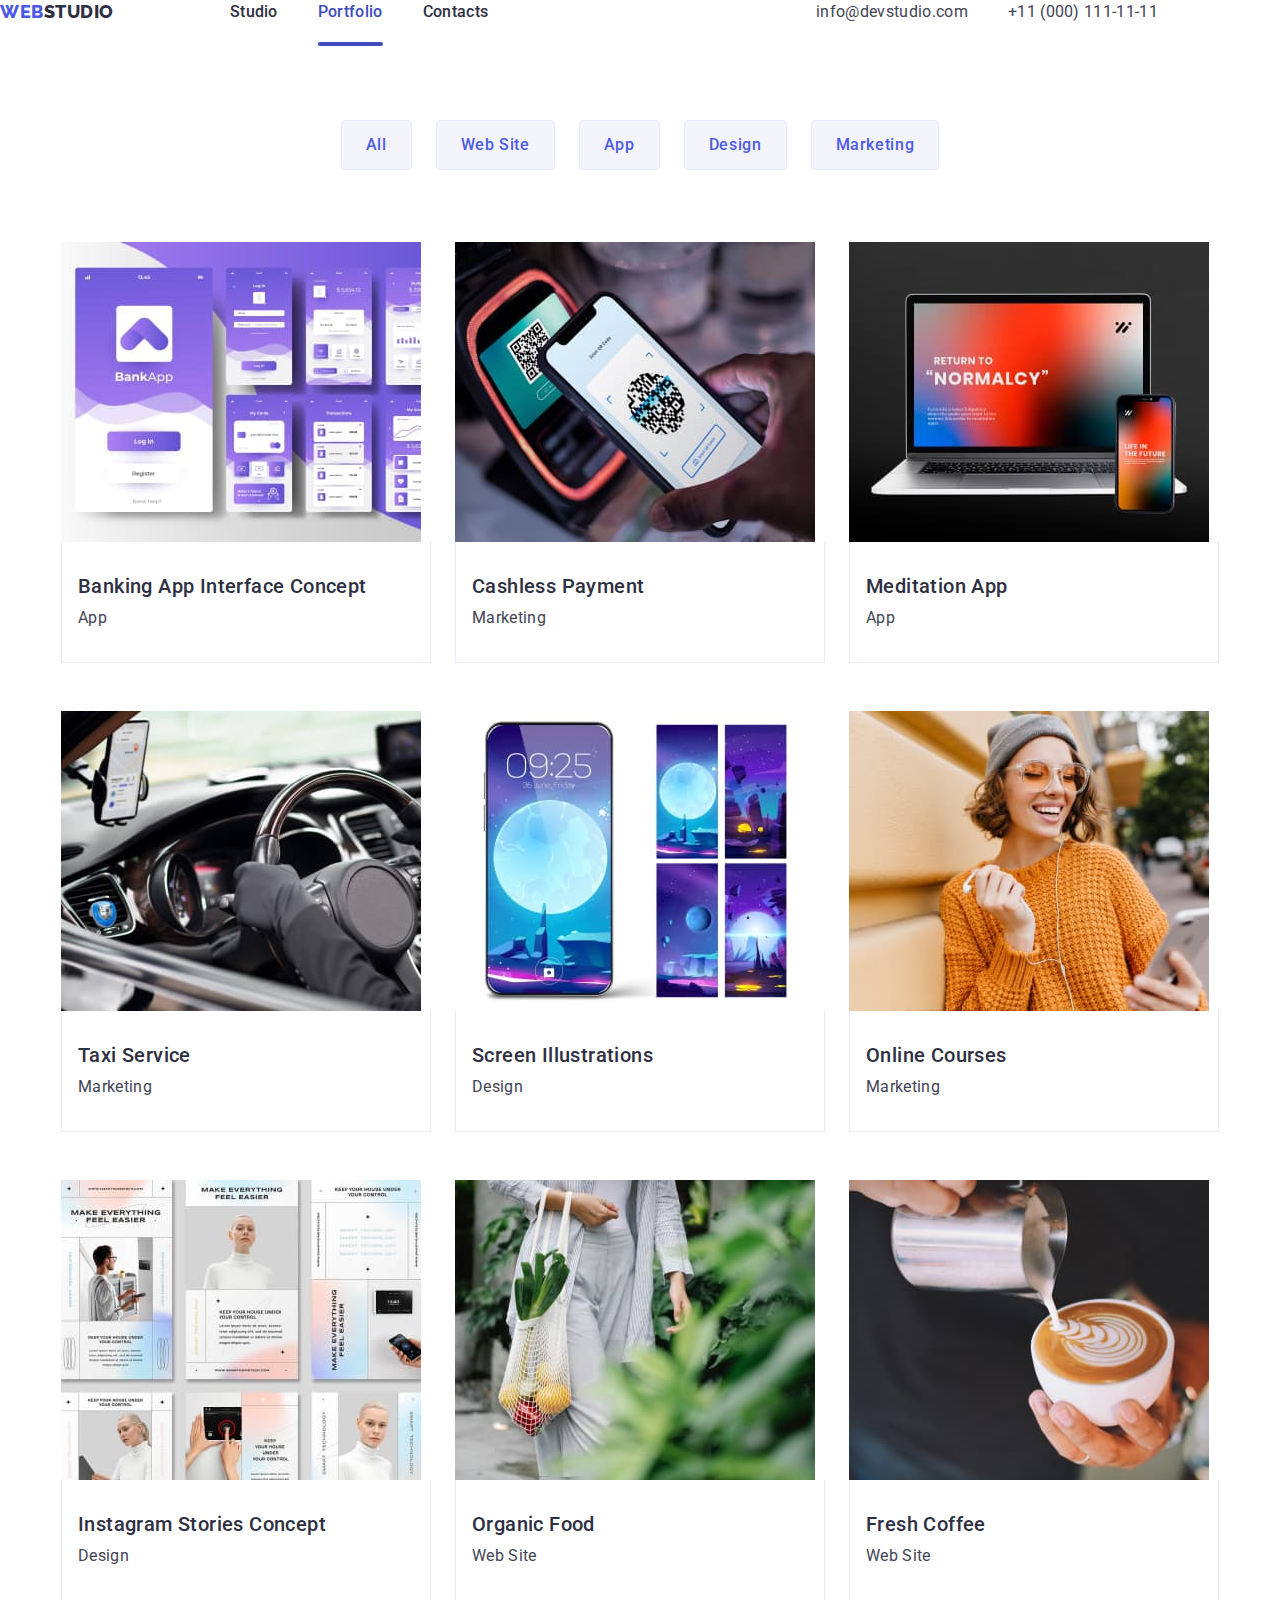
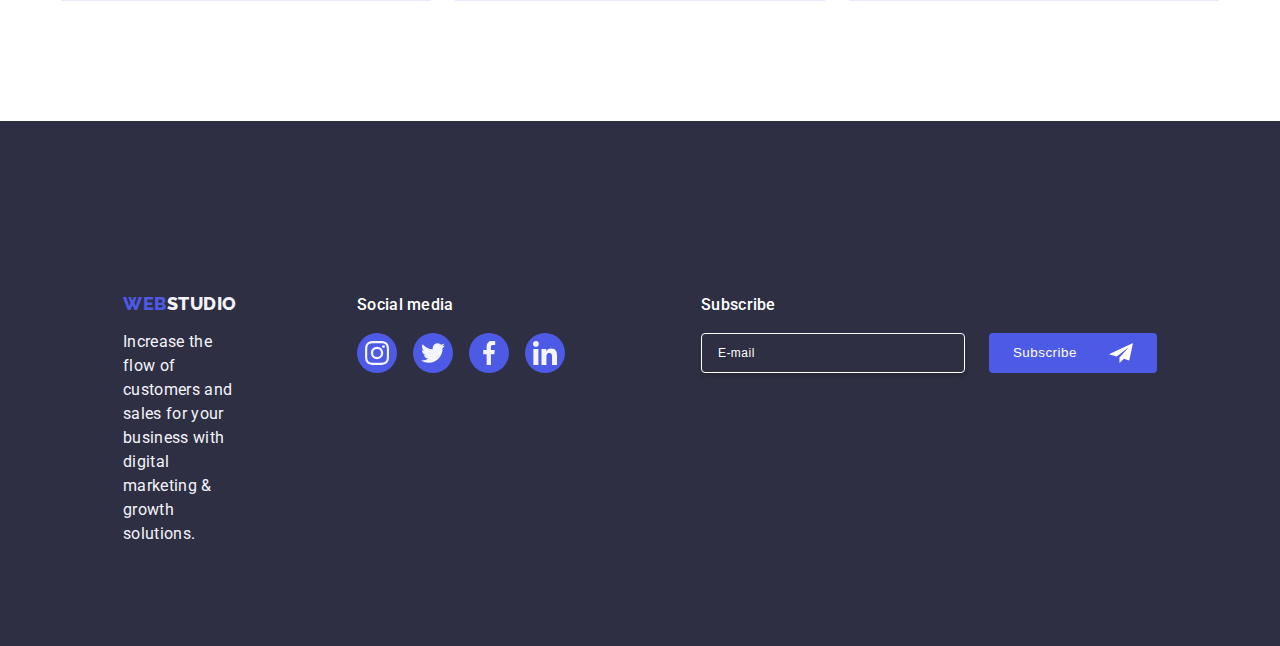
<file: portfolio.html>
<!DOCTYPE html>
<html lang="en">
  <head>
    <meta charset="UTF-8" />
    <meta name="viewport" content="width=device-width, initial-scale=1.0" />
    <link
      rel="stylesheet"
      href="https://cdnjs.cloudflare.com/ajax/libs/modern-normalize/2.0.0/modern-normalize.min.css"
      integrity="sha512-4xo8blKMVCiXpTaLzQSLSw3KFOVPWhm/TRtuPVc4WG6kUgjH6J03IBuG7JZPkcWMxJ5huwaBpOpnwYElP/m6wg=="
      crossorigin="anonymous"
      referrerpolicy="no-referrer"
    />
    <link rel="preconnect" href="https://fonts.googleapis.com" />
    <link rel="preconnect" href="https://fonts.gstatic.com" crossorigin />
    <link
      href="https://fonts.googleapis.com/css2?family=Raleway:wght@800&family=Roboto:wght@400;500;700;900&display=swap"
      rel="stylesheet"
    />
    <link rel="stylesheet" href="./css/styles.css" />
    <title>Portofolio</title>
  </head>
  <body>
    <!-- Header -->
    <header class="hero-header navbar-backround">
      <div class="navbar-align container">
        <nav class="navbar">
          <a class="logo link-nav logo-space" href="./index.html"
            >Web<span class="logo-link" style="color: #2e2f42">Studio</span></a
          >
          <ul class="list navbar-align">
            <li>
              <a class="nav-link link-nav navbar-link" href="./index.html"
                >Studio</a
              >
            </li>
            <li>
              <a
                class="nav-link link-nav navbar-link nav-link-portfolio"
                href="./portfolio.html"
                >Portfolio</a
              >
            </li>
            <li>
              <a class="nav-link link-nav navbar-link" href="">Contacts</a>
            </li>
          </ul>
        </nav>
        <!-- Address -->
        <address class="address-style">
          <ul class="list hero-header-cta">
            <li>
              <a
                class="address-mail nav-link link-nav"
                href="mailto:info@devstudio.com"
                >info@devstudio.com</a
              >
            </li>
            <li>
              <a class="address-mail link-nav nav-link" href="tel:+110001111111"
                >+11 (000) 111-11-11</a
              >
            </li>
          </ul>
        </address>
      </div>
    </header>
    <main>
      <!-- button section -->
      <section class="section-portfolio">
        <div class="container">
          <h1 class="visually-hidden">Filter section</h1>
          <ul class="list filter-buttons">
            <li>
              <button
                type="button"
                class="filter-button-list link filter-button"
              >
                All
              </button>
            </li>
            <li>
              <button
                type="button"
                class="filter-button-list link filter-button"
              >
                Web Site
              </button>
            </li>
            <li>
              <button
                type="button"
                class="filter-button-list link filter-button"
              >
                App
              </button>
            </li>
            <li>
              <button
                type="button"
                class="filter-button-list link filter-button"
              >
                Design
              </button>
            </li>
            <li>
              <button
                type="button"
                class="filter-button-list link filter-button"
              >
                Marketing
              </button>
            </li>
          </ul>
          <ul class="list project-cards">
            <li class="card-content">
              <a class="link portfolio-link" href="">
                <div class="portfolio-div-transition">
                  <img
                    class="image-b"
                    src="./images/banking-app-interface-img.jpg"
                    alt="Banking App Interface Concept"
                    width="360"
                    height="300"
                  />
                  <p class="portfolio-pf-transition">
                    14 Stylish and User-Friendly App Design Concepts · Task
                    Manager App · Calorie Tracker App · Exotic Fruit Ecommerce
                    App · Cloud Storage App
                  </p>
                </div>
                <div class="card-div">
                  <h2 class="subtitle card-title">
                    Banking App Interface Concept
                  </h2>
                  <p class="content">App</p>
                </div>
              </a>
            </li>
            <li class="card-content">
              <a class="link portfolio-link" href="">
                <div class="portfolio-div-transition">
                  <img
                    class="image-b"
                    src="./images/payment-img.jpg"
                    alt="Cashless Payment"
                    width="360"
                    height="300"
                  />
                  <p class="portfolio-pf-transition">
                    14 Stylish and User-Friendly App Design Concepts · Task
                    Manager App · Calorie Tracker App · Exotic Fruit Ecommerce
                    App · Cloud Storage App
                  </p>
                </div>
                <div class="card-div">
                  <h2 class="subtitle card-title">Cashless Payment</h2>
                  <p class="content">Marketing</p>
                </div>
              </a>
            </li>
            <li class="card-content">
              <a class="link portfolio-link" href="">
                <div class="portfolio-div-transition">
                  <img
                    class="image-b"
                    src="./images/meditation-app-img.jpg"
                    alt="Meditation App"
                    width="360"
                    height="300"
                  />
                  <p class="portfolio-pf-transition">
                    14 Stylish and User-Friendly App Design Concepts · Task
                    Manager App · Calorie Tracker App · Exotic Fruit Ecommerce
                    App · Cloud Storage App
                  </p>
                </div>
                <div class="card-div">
                  <h2 class="subtitle card-title">Meditation App</h2>
                  <p class="content">App</p>
                </div>
              </a>
            </li>
            <li class="card-content">
              <a class="link portfolio-link" href="">
                <div class="portfolio-div-transition">
                  <img
                    class="image-b"
                    src="./images/taxi-service-img.jpg"
                    alt="Taxi Service"
                    width="360"
                    height="300"
                  />
                  <p class="portfolio-pf-transition">
                    14 Stylish and User-Friendly App Design Concepts · Task
                    Manager App · Calorie Tracker App · Exotic Fruit Ecommerce
                    App · Cloud Storage App
                  </p>
                </div>
                <div class="card-div">
                  <h2 class="subtitle card-title">Taxi Service</h2>
                  <p class="content">Marketing</p>
                </div>
              </a>
            </li>
            <li class="card-content">
              <a class="link portfolio-link" href="">
                <div class="portfolio-div-transition">
                  <img
                    class="image-b"
                    src="./images/screen-illustrations-img.jpg"
                    alt="Screen Illustrations"
                    width="360"
                    height="300"
                  />
                  <p class="portfolio-pf-transition">
                    14 Stylish and User-Friendly App Design Concepts · Task
                    Manager App · Calorie Tracker App · Exotic Fruit Ecommerce
                    App · Cloud Storage App
                  </p>
                </div>
                <div class="card-div">
                  <h2 class="subtitle card-title">Screen Illustrations</h2>
                  <p class="content">Design</p>
                </div>
              </a>
            </li>
            <li class="card-content">
              <a class="link portfolio-link" href="">
                <div class="portfolio-div-transition">
                  <img
                    class="image-b"
                    src="./images/online-courses-img.jpg"
                    alt="Online Courses"
                    width="360"
                    height="300"
                  />
                  <p class="portfolio-pf-transition">
                    14 Stylish and User-Friendly App Design Concepts · Task
                    Manager App · Calorie Tracker App · Exotic Fruit Ecommerce
                    App · Cloud Storage App
                  </p>
                </div>
                <div class="card-div">
                  <h2 class="subtitle card-title">Online Courses</h2>
                  <p class="content">Marketing</p>
                </div>
              </a>
            </li>
            <li class="card-content">
              <a class="link portfolio-link" href="">
                <div class="portfolio-div-transition">
                  <img
                    class="image-b"
                    src="./images/instagram-stories-concept-img.jpg"
                    alt="Instagram Stories Concept"
                    width="360"
                    height="300"
                  />
                  <p class="portfolio-pf-transition">
                    14 Stylish and User-Friendly App Design Concepts · Task
                    Manager App · Calorie Tracker App · Exotic Fruit Ecommerce
                    App · Cloud Storage App
                  </p>
                </div>
                <div class="card-div">
                  <h2 class="subtitle card-title">Instagram Stories Concept</h2>
                  <p class="content">Design</p>
                </div>
              </a>
            </li>
            <li class="card-content">
              <a class="link portfolio-link" href="">
                <div class="portfolio-div-transition">
                  <img
                    class="image-b"
                    src="./images/organic-food-img.jpg"
                    alt="Organic Food"
                    width="360"
                    height="300"
                  />
                  <p class="portfolio-pf-transition">
                    14 Stylish and User-Friendly App Design Concepts · Task
                    Manager App · Calorie Tracker App · Exotic Fruit Ecommerce
                    App · Cloud Storage App
                  </p>
                </div>
                <div class="card-div">
                  <h2 class="subtitle card-title">Organic Food</h2>
                  <p class="content">Web Site</p>
                </div>
              </a>
            </li>
            <li class="card-content">
              <a class="link portfolio-link" href="">
                <div class="portfolio-div-transition">
                  <img
                    class="image-b"
                    src="./images/fresh-coffee-img.jpg"
                    alt="Fresh Coffee"
                    width="360"
                    height="300"
                  />
                  <p class="portfolio-pf-transition">
                    14 Stylish and User-Friendly App Design Concepts · Task
                    Manager App · Calorie Tracker App · Exotic Fruit Ecommerce
                    App · Cloud Storage App
                  </p>
                </div>
                <div class="card-div">
                  <h2 class="subtitle card-title">Fresh Coffee</h2>
                  <p class="content">Web Site</p>
                </div>
              </a>
            </li>
          </ul>
        </div>
      </section>
    </main>
    <footer class="footer">
      <div class="footer-div">
        <div class="footer-div-first">
          <a class="logo link footer-logo footer-link" href="./index.html"
            >Web<span class="logo-link" style="color: #f4f4fd">Studio</span></a
          >
          <p class="footer-paragraph">
            Increase the flow of customers and sales for your business with
            digital marketing & growth solutions.
          </p>
        </div>
        <div class="footer-div-second">
          <p class="footer-social-media">Social media</p>
          <ul
            class="social-media-list social-media-lists footer-social-media-lists"
          >
            <li class="icon-border">
              <a class="social-media-decoration-footer" href="">
                <svg class="social-media-icon" width="24" height="24">
                  <use href="./images/icons.svg#icon-instagram"></use>
                </svg>
              </a>
            </li>
            <li class="icon-border">
              <a class="social-media-decoration-footer" href="">
                <svg class="social-media-icon" width="24" height="24">
                  <use href="./images/icons.svg#icon-twitter"></use>
                </svg>
              </a>
            </li>
            <li class="icon-border">
              <a class="social-media-decoration-footer" href="">
                <svg class="social-media-icon" width="24" height="24">
                  <use href="./images/icons.svg#icon-facebook"></use>
                </svg>
              </a>
            </li>
            <li class="icon-border">
              <a class="social-media-decoration-footer" href="">
                <svg class="social-media-icon" width="24" height="24">
                  <use href="./images/icons.svg#icon-linkedin"></use>
                </svg>
              </a>
            </li>
          </ul>
        </div>
        <div class="footer-subscribe">
          <p class="footer-subscribe-p">Subscribe</p>
          <form name="mailsub" class="footer-form">
            <label class="footer-label">
              <input
                name="subscription"
                type="email"
                placeholder="E-mail"
                class="footer-form-input"
              />
            </label>
            <button type="submit" class="subscribe-button">
              Subscribe
              <svg width="24" height="24" class="subscribe-svg">
                <use
                  href="./images/icons.svg#frame"
                  class="subscribe-svg-svg"
                ></use>
              </svg>
            </button>
          </form>
        </div>
      </div>
    </footer>
  </body>
</html>
</file>
<file: css/styles.css>
:root {
  --brand-color: #4d5ae5;
  --navy-blue: #2e2f42;
  --white-color: #FFFFFFFF;
  --drak-grey: #434455;
  --backround-white:#f4f4f4fd;
  --border-white:#e7e9fc;
  --text-font-family: "Roboto", sans-serif;
  --logo-font-family: "Raleway", sans-serif;
  --ocean-blue: #404bbf;
  --footer-white: #F4F4FD;
  --navbar-backround: #E7E9FC; 
  --logo-border: #8E8F99;
  --padding-vertical-global: 96px;
  --padding-horizontal-global: 16px;
  --padding-horizontal-global-second: 82px;
  --padding-vertical-global-second: 97.5px;
  --padding-vertical-hero: 112px;
  --padding-horizontal-hero: 54px;
}
*{
  box-sizing: border-box;
}
*{
  margin: 0;
}

body {
  font-family: var(--text-font-family);
  color: var(--drak-grey);
  background-color: var(--white-color);}
.container{
  max-width: 1158px;
  margin: 0 auto;
  
}
/* Header*/
.hero-header{
  height: 72px;
  box-shadow: 0px 2px 1px rgba(46, 47, 66, 0.08), 0px 1px 1px rgba(46, 47, 66, 0.16), 0px 1px 6px rgba(46, 47, 66, 0.08);
  max-width: 1440px;
  
}
@media  screen and (width >=1158px) {
  .hero-header{
    padding: 24px 156px;
  }
  
}
@media screen and (width >= 768px){
  .hero-header{
    padding-right:16px;
    padding-left:16px;
    display: contents;
    align-items: center;
  }
}


.hero-navbar-menu-button{
  background: none;background:none ;
  border: none;
  justify-content: flex-end;
  cursor: pointer;
 
}
@media  screen and (width >=768px) {
  .hero-navbar-menu-button{
    display: none;
  }
  
}


/* logo */
.logo {
  font-family: var(--logo-font-family);
  color: var(--brand-color);
  font-size: 18px;
  font-weight: 800;
  line-height: 1.17;
  letter-spacing: 0.03em;
  text-transform: uppercase;
  text decoration: none;
}
.logo-space{
  margin-right: 76px;
  display: flex;
  flex-direction: row;
  justify-content: flex-start;
}
.logo-link{
  font-family: var(--logo-font-family);
  color: var(--brand-color);
  font-size: 18px;
  font-weight: 800;
  line-height: 1.17;
  letter-spacing: 0.03em;
  text-transform: uppercase;
  text decoration: none;

}
.link-nav{
  text-decoration: none;

}
.link {
    text-decoration: none;
    display: block;
}
.link:hover,
.link:focus{
  box-shadow: 0px 1px 6px rgba(46, 47, 66, 0.08), 0px 1px 1px rgba(46, 47, 66, 0.16), 0px 2px 1px rgba(46, 47, 66, 0.08);
  background-color: var(--ocean-blue);
}
/* nav section */
.navbar{
  display: flex;
  align-items: center;
}
.navbar-align{
  align-items: center;
  display: flex;
  gap: 40px;
  justify-content: space-between;
  margin-left:0px;
}
@media screen and (width <768px){
  .navbar-align{
    display: unset;
    
  }
  .navbar{
    justify-content: space-between;
  }
}

.navbar-backround{
  background: var(--white-color);
  border-bottom: 1px solid #e7e9fc;
}
.navbar-link{
  padding-top: 24px;
  padding-bottom: 24px;
}
.hero-header-cta{
display: flex;
gap: 40px;
}
@media screen and (width <1158px){
  .hero-header-cta{
    flex-direction: column;
    gap: 12px;
    padding-top:16px;
    padding-bottom:16px;
    justify-content: center;
    align-items: center;
    padding-left: 0px;
    padding-right: 16px;
  }
  .logo-space{
    padding-left:16px;
  }
}
.hero-title{
  margin: 0 auto;
  margin-bottom: 48px;
  max-width: 496px;
  text-align: center;
}

.nav-link {
  color: var(--navy-blue);
  font-size: 16px;
  font-style: normal;
  font-weight: 500;
  line-height: 1.5;
  letter-spacing: 0.02em;
  list-style: none;
  border-color: var(--border-white);
  transition: color 250ms cubic-bezier(0.4, 0, 0.2, 1);
  position: relative;
  
}
.nav-link:hover, 
.nav-link:focus {
  color: var(--ocean-blue);}
.nav-link-studio{
  color:#404bbf;
}
.nav-link-studio::after {
  display: block;
  position: absolute;
  content: "";
  left: 0;
  bottom: -1px;
  height: 4px;
  background-color: #404bbf;
  border-color: #404bbf;
  border-radius: 2px;
  transition: color 250ms cubic-bezier(0.4, 0, 0.2, 1);
  width: 100%;
}
.nav-link-studio:hover,
.nav-link-studio:focus,
.nav-link-studio{
  border-color: #404bbf;
  color: #404bbf;
}


.list {
  color: var(--navy-blue);
  font-size: 16px;
  font-style: normal;
  font-weight: 500;
  line-height: 1.5;
  letter-spacing: 0.02em;
  list-style: none;
  text-decoration: none;
}
/* address section */
.address-mail {
  color: var(--drak-grey);
  font-size: 16px;
  font-weight: 400;
  line-height: 1.5;
  letter-spacing: 0.02em;
  transition: color 250ms cubic-bezier(0.4, 0, 0.2, 1);

}
.address-style {
  font-style: normal;
}
.address:hover,
.address:focus {
  color: var(--white-color);
  background-color: var(--ocean-blue);
  
}

/* Section 1*/
.hero-content {
  background-image: linear-gradient(rgba(46, 47, 66, 0.70),
  rgba(46, 47, 66, 0.70)), url(../images/backround-image.jpg);
  background-size: cover;
  background-repeat: no-repeat;
  background-position: center;
  color: var(--white-color);
  padding: var(--padding-vertical-hero) var(--padding-horizontal-hero);
  flex-grow: 1;
  text-align: center;
  max-width: 1440px;
}
.hero-font {
  font-size: 36px;
  font-weight: 700;
  line-height: 40px;
  letter-spacing: 0.72px;
  text-align: center;
}
@media screen and (width >=768px){
  .hero-font{
    font-size: 56px;
  font-weight: 700;
  line-height: 60px;
  letter-spacing: 1.12px;

  }
}
.order-service-button {
  background-color: var(--brand-color);
  color: var(--white-color);
  border-color: rgba(0, 0, 0, 0);
  font-size: 16px;
  font-style: normal;
  font-weight: 500;
  line-height: 150%;
  letter-spacing: 0.64px;
  cursor: pointer;
  font-family: var(--text-font-family);
  border-radius: 4px;
  padding: 16px 32px;
  align-content: center;
  }
  .service-button{
    display: block;
    min-width: 169px;
    height: 56px;
    border: none;
    border-radius: 4px;
    margin: 0 auto;
    transition: background-color 250ms cubic-bezier(0.4, 0, 0.2, 1);
  }
  
.order-service-button:hover,
.order-service-button:focus {
    color: var(--white-color);
  background-color: var(--ocean-blue);
  border-color: rgba(0, 0, 0, 0);
}


/*Section 2*/
.section-about-align{
  padding: var(--padding-vertical-global) var(--padding-horizontal-global);
}
.section-about{
  display: flex;
  flex-direction: column;
  justify-content: space-between;
  padding-inline: 0px;
  gap: 72px;
}
@media screen and (width >=1158px){
  .section-about{
    display: flex;
    flex-direction: row;
    justify-content: center;
    gap: 24px;
    padding-left: 0px;
  }
}
@media screen and (768px<=width <=1158px) {
  .section-about-align{
    width:769px;
    columns:2;
    column-gap: 24px;
  }
}
@media screen and (768px<=width<=1158px){
  .section-about{
    
    align-items: baseline;
    margin-bottom:72px;
  }
}


.section-about-list{
 display: flex;
 flex-direction: column;
}
@media screen and (width >=1158px){
  .section-about-list{
    flex-basis:calc((100% - 72px)/4);
  width: 100%;
  min-width: 264px;
  }
}
.about-icons{
  display: flex;
  gap: 24px;
  list-style: none;
  justify-content: center;
  align-items: center;
  height: 112px;
  background-color: var(--footer-white);
  border-radius: 4px;
  margin-bottom: 8px;
}
@media  screen and (width < 1158px) {
  .about-icons{
    display: none;
  }
  
}
.about-title{
  margin-bottom: 8px;
  display: flex;
  justify-content: center;
}
/*Section 4*/
.section-what-are-they-doing{
  padding-bottom: 120px;
}
@media screen and (width < 1158px){
  .section-what-are-they-doing{
    display: none;
  }
}
.section-what-are-they-doing-title{
  margin-bottom: 72px;
}

/*Section 3*/
.section-doing{
  display: flex;
  gap: 24px;
  padding: 0;
}
.scetion-doing-list{
  width: calc((100%-3*16px)/3);
}
/*Section 4*/
.team-section{
 padding: var(--padding-vertical-global) var(--padding-horizontal-global-second);
}
.section-our-team{
  flex-wrap: wrap;
  display: flex;
  flex-direction: row;
  gap: 72px;
  padding-left: 0px;
  justify-content: center;
  align-items: center;
}
@media screen and (width >= 1158px){
  .section-our-team{
  gap: 24px;
  min-width: 232px;
  padding: 0;
  flex-direction: row;
  flex-wrap: nowrap;
  }
}


.section-our-team-title{
  margin-bottom: 72px;
}
.section-member{
  width: fit-content;
 /*width: calc((100%-3*24px)/4);*/
  border-radius: 0px 0px 4px 4px;
  box-shadow: 0px 1px 6px rgba(46, 47, 66, 0.08), 0px 1px 1px rgba(46, 47, 66, 0.16), 0px 2px 1px rgba(46, 47, 66, 0.08);
}
.our-team-div{
  padding-top: 32px;
  padding-bottom: 32px;
}
.our-team-title{
  text-align: center;
  margin-bottom: 8px;
  color: var(--navy-blue);
  font-size: 20px;
  font-style: normal;
  font-weight: 500;
  line-height: 24px;
  letter-spacing: 0.4px;
  

}
.social-media-list{
  display: flex;
  gap:24px;
  fill: var(--footer-white);
  list-style: none;
}
.social-media-lists{
  min-width: 264px;
  margin-top: 16px;
  padding-right: 16px;
  padding-left: 16px;
}
@media screen and (width >=768px){
  .social-media-lists{
    margin-top: 8px;
    justify-items: center;
    flex-direction: row;
  }
}
.social-media-decoration{
  width: 100%;
  height: 100%;
  background-color: var(--brand-color);
  justify-content: center;
  align-items: center;
  display: flex;
  border-radius: 50%;
  transition: background-color 250ms cubic-bezier(0.4, 0, 0.2, 1);
}
.social-media-decoration:hover,
.social-media-decoration:focus{
  background-color: #404bbf;
}
.social-media-decoration-footer{
  width: 100%;
  height: 100%;
  background-color: var(--brand-color);
  justify-content: center;
  align-items: center;
  display: flex;
  border-radius: 50%;
  transition: background-color 250ms cubic-bezier(0.4, 0, 0.2, 1);
}
.social-media-decoration-footer:hover,
.social-media-decoration-footer:focus{
  background-color: #31d0aa;
}
.social-media-icon{
  fill: var(--footer-white);
}
.section-member-descripton{
  text-align: center;

}
/*Section 5*/
.logo-title{
  text-align: center;
  justify-content: center;
  align-items: center;
  margin-bottom: 72px;
  font-size: 36px;
  line-height: 1.11;
  color: var(--navy-blue);

}
.logo-section{
  max-width: 1158px;
  background-color: var(--white-color);
  padding: var(--padding-vertical-global) var(--padding-horizontal-global);
}
.logo-section-list{
  display: flex;
  flex-wrap: wrap;
  list-style: none;
  padding-left: 0px;
  gap: 72px;
  column-gap: 16px;
  align-items: center;
  justify-content:center;
  /*padding: 0;*/
}
@media screen and (width >= 1158px){
  .logo-section-list{
 flex-wrap:nowrap;
  }
}
.logo-list{
  
}
.logo-links{
  width: 190px;
  height: 88px;
  border: 1px solid var(--logo-border);
  border-radius: 4px;
  align-items: center;
  display: flex;
  justify-content: center;
  color: var(--logo-border);
  transition: border-color 250ms cubic-bezier(0.4, 0, 0.2, 1), color 250ms cubic-bezier(0.4, 0, 0.2, 1);
}
@media screen and (width >=768px){
  .logo-links{
    min-width: 168px;
  }
}
@media screen and (width =< 768px){
  .logo-links{
    flex-wrap: wrap;
    justify-content: center;
    align-items: center;
  }
}

.logo-links:hover,
.logo-links:focus{
  border-color: var(--ocean-blue);
  color: var(--ocean-blue);
}
.logo-svg{
  fill: currentColor;
}
/* portfolio */
.nav-link-portfolio{
  color:#404bbf;
}
.nav-link-portfolio::after {
  display: block;
  position: absolute;
  content: "";
  left: 0;
  bottom: -1px;
  height: 4px;
  background-color: #404bbf;
  border-color: #404bbf;
  border-radius: 2px;
  transition: color 250ms cubic-bezier(0.4, 0, 0.2, 1);
  width: 100%;
}
.nav-link-portfolio:hover,
.nav-link-portfolio:focus,
.nav-link-portfolio{
  border-color: #404bbf;
  color: #404bbf;
}
.section-portfolio{
padding-top: 96px; 
padding-bottom: 120px;
}
.filter-button-list {
  color: var(--brand-color);
  background-color: var(--footer-white);
  font-size: 16px;
  font-style: normal;
  font-weight: 500;
  line-height: 1.5;
  letter-spacing: 0.04em;
  cursor: pointer;
  font-family: var(--text-font-family);
  list-style: none;
  border: none;
}
.filter-button-list:hover {
  color: var(--white-color);
  background-color: var(--ocean-blue);
  border: 1px solid transparent;
  box-shadow: 0px 3px 1px rgba(0, 0, 0, 0.1), 0px 2px 1px rgba(0, 0, 0, 0.08), 0px 2px 2px rgba(0, 0, 0, 0.12);
  
}
.filter-button-list:focus {
  color: var(--white-color);
  background-color: var(--ocean-blue);
  border: 1px solid transparent;
  box-shadow: 0px 3px 1px rgba(0, 0, 0, 0.1), 0px 2px 1px rgba(0, 0, 0, 0.08), 0px 2px 2px rgba(0, 0, 0, 0.12);
}
.filter-buttons{
  display: flex;
  justify-content: center;
  margin-bottom: 72px;
  gap: 24px;
  padding: 0;
}
.filter-button{
  padding-top: 12px;
  padding-bottom: 12px;
  padding-left: 24px; 
  padding-right: 24px;
  border: 1px solid var(--navbar-backround);
  border-radius: 4px;
  transition: color 250ms cubic-bezier(0.4, 0, 0.2, 1),
  background-color 250ms cubic-bezier(0.4, 0, 0.2, 1),
  border-color 250ms cubic-bezier(0.4, 0, 0.2, 1),
  box-shadow 250ms cubic-bezier(0.4, 0, 0.2, 1);
}
.project-cards{
display: flex;
flex-wrap: wrap;
column-gap: 24px;
row-gap: 48px;
padding: 0;
}
.card-content{
  flex-basis: calc((100% - 48px) / 3);
}
.card-div{
  padding: 32px 16px;
  border: 1px solid #e7e9fc;
  border-top: none;
}
.card-title{
  margin-bottom: 8px;
}

.portfolio-div-transition {
  position: relative;
  overflow: hidden;
}
.portfolio-pf-transition {
  position: absolute;
  top: 0;
  font-size: 16px;
  line-height: 1.5;
  letter-spacing: 0.02em;
  color: var(--footer-white);
  padding: 40px 32px;
  background-color: var(--brand-color);
  height: 100%;
  width: 100%;
  transform: translateY(100%);
  transition: transform 250ms cubic-bezier(0.4, 0, 0.2, 1);
}
.portfolio-link {
  width: calc((100%-48px) / 3);
  transition: box-shadow 250ms cubic-bezier(0.4, 0, 0.2, 1);
  display: block;
}
.portfolio-link:hover .portfolio-pf-transition {
  transform: translateY(0%);
}
.portfolio-link:focus .portfolio-pf-transition {
  transform: translateY(0%);
}

.visually-hidden{
  position: absolute;
  width: 1px;
  height: 1px;
  margin: -1px;
  border: 0;
  padding: 0;
  white-space: nowrap;
  clip-path: inset(100%);
  clip: rect(0 0 0 0);
  overflow: hidden;
}
/* title, subtitle, content */
.header {
  color: var(--navy-blue);
  font-size: 36px;
  font-style: normal;
  font-weight: 700;
  line-height: 1.11;
  letter-spacing: 0.02em;
  text-transform: capitalize;
  text-align: center;}
.white-header {
color: var(--backround-white);
}
.white-backround-color-header {
  background-color: var(--footer-white);
}
.backround-white { 
  background-color: var(--white-color);
}
.image-b{
  display: block;
}
.subtitle {
  color: var(--navy-blue);
  font-size: 36px;
  font-style: normal;
  font-weight: 700;
  line-height: 40px;
  letter-spacing: 0.72px;
}
@media  screen and (width >= 1158px) {
  .subtitle{
    font-size: 20px;
    font-weight: 500;
    line-height: 24px;
  letter-spacing: 0.4px;
  }
  
}
@media screen and (768px <= width <=1158px){
  .subtitle{
    justify-content: flex-start;
  }
}

.content-p{
  color: var(--drak-grey);
  font-size: 16px;
  font-style: normal;
  font-weight: 400;
  line-height: 1.5;
  letter-spacing: 0.32px;
}


.content {
  color: var(--drak-grey);
  font-size: 16px;
  font-style: normal;
  font-weight: 500;
  line-height: 1.5;
  letter-spacing: 0.32px;
}
@media screen and (width >= 1158px){
  .content{
    font-size: 16px;
   font-style: normal;
   font-weight: 400;
   line-height: 24px;
  }
}
/*Footer*/
.footer {
    background-color: var(--navy-blue);
    justify-content: center;
    justify-items:center;
}
@media screen and (width >= 1158px){
  .footer{
    display:flex;
  }
}
.footer-paragraph {
  color: var(--footer-white);
  font-size: 16px;
font-style: normal;
font-weight: 400;
line-height: 1.5;
letter-spacing: 0.02em;
max-width: 264px;
}
.footer-logo{
  margin-bottom: 17.5px;

}
.footer-link{
  display: flex;
  justify-content: center;
  margin-bottom: 16px;
}
@media screen and (width >= 768px){
  .footer-link{
    display: inline-block;
  margin-bottom: 16px;
  }
}
.footer-social-media{
  margin-top: 72px;
  justify-content: center;
  display: flex;
  color: var(--white-color);
  font-weight: 500;
  font-size: 16px;
  line-height: 1.5;
  letter-spacing: 0.02em;
  margin-bottom: 16px;
}
@media screen and (width >= 768px){
  .footer-social-media{
    margin-top: 0px;
    justify-content: flex-start;
  }
}
.footer-social-media-lists{
  gap: 16px;
  padding: 0px;  
  display: flex;
  justify-content: center;
}
@media screen and (width >=1158px){
  .footer-social-media-lists{
    justify-content: flex-start;
  }

}
.footer-div{
  align-items: baseline;
  padding-top: 97.5px;
  padding-bottom: 97.5px;
}
@media screen and (width >=768px){
  .footer-div{
    padding: var(--padding-vertical-global-second) var(--padding-horizontal-global-second);
    display: flex;
    flex-wrap: wrap;
    gap:24px;
  }
}
@media screen and (width >= 1158px){
  .footer-div{
    padding: var(--padding-vertical-footer) var(--padding-horizontal-global-second);
    flex-wrap: nowrap;
    gap:0px;
  }
}
.footer-div-second{
  margin-top: 0px;
}
@media screen and (width >=1158px){
  .footer-div-second{
    margin-top:72px;
  }
}
.footer-div-first{
  margin-right: 0px;
  display: flex;
  flex-direction: column;
  align-items: center;

} 
@media screen and (width >=1158px){
  .footer-div-first{
    margin-right: 120px;
    align-items: flex-start;
  }

}
@media screen and (width >=768px){
  .footer-div-first{
    align-items: flex-start;
  }
}
.icon-border{
  width: 40px; 
  height: 40px;
}
/* Modal */
.modal-p {
  color: #2e2f42;
  text-align: center;
  font-family: Roboto;
  font-size: 16px;
  font-style: normal;
  font-weight: 500;
  line-height: 150%;
  letter-spacing: 0.32px;
  margin-bottom: 16px;
}

.modal-div-name {
  margin-bottom: 8px;
}

.modal-label-name {
  font-size: 12px;
  line-height: 1.17;
  letter-spacing: 0.04em;
  color: #8e8f99;
  display: block;
  margin-bottom: 4px;
}

.modal-label-div {
  position: relative;
}
.modal-input-name {
  width: 100%;
  height: 40px;
  border: 1px solid rgba(46, 47, 66, 0.4);
  border-radius: 4px;
  background-color: transparent;
  padding-left: 38px;
  outline: transparent;
  transition: border-color 250ms cubic-bezier(0.4, 0, 0.2, 1);
}

.modal-input-name:focus {
  border-color: #4d5ae5;
}

.modal-input-name-svg {
  position: absolute;
  left: 16px;
  top: 50%;
  transform: translateY(-50%);
  transition: fill 250ms cubic-bezier(0.4, 0, 0.2, 1);
}

.modal-input-name:focus + .modal-input-name-svg {
  fill: #4D5AE5;
}

.modal-div-textarea {
  margin-bottom: 16px;
}

.modal-textarea {
  transition: border-color 250ms cubic-bezier(0.4, 0, 0.2, 1);
  width: 100%;
  height: 120px;
  font-size: 12px;
  line-height: 1.17;
  letter-spacing: 0.04em;
  color: rgba(46, 47, 66, 0.4);
  border: 1px solid rgba(46, 47, 66, 0.4);
  border-radius: 4px;
  background-color: transparent;
  padding: 8px 16px;
  outline: transparent;
  resize: none;
}

.modal-textarea:focus {
  border-color: #4d5ae5;
}

.modal-div-checkbox {
  margin-bottom: 24px;
}

.modal-label-checkbox {
  display: block;
  font-size: 12px;
  line-height: 1.17;
  letter-spacing: 0.04em;
  color: #8e8f99;
}

.checkbox-span {
  width: 16px;
  height: 16px;
  border: 1px solid rgba(46, 47, 66, 0.4);
  border-radius: 2px;
  display: inline-flex;
  align-items: center;
  justify-content: center;
  fill: transparent;
  transition: background-color 250ms cubic-bezier(0.4, 0, 0.2, 1),
    border 250ms cubic-bezier(0.4, 0, 0.2, 1),
    /* fill 250ms cubic-bezier(0.4, 0, 0.2, 1), */ fill 250ms
      cubic-bezier(0.4, 0, 0.2, 1);
}

.privacy-link {
  color: #4d5ae5;
}

.moadal-form-button {
  font-family: "Roboto", sans-serif;
  display: block;
  min-width: 169px;
  height: 56px;
  font-size: 16px;
  font-weight: 500;
  line-height: 1.5;
  letter-spacing: 0.04em;
  color: #ffffff;
  cursor: pointer;
  background-color: #4d5ae5;
  border: none;
  border-radius: 4px;
  transition: background-color 250ms cubic-bezier(0.4, 0, 0.2, 1);
}
.submit-button{
  display: flex;
  justify-content: center;
}

.footer-subscribe {
  margin-bottom: 16px;
  margin-top: 72px;
  display: flex;
  flex-direction: column;
}
@media screen  and (width >=1158px) {
  .footer-subscribe{
    margin-left: 80px;

  }
  
}

.footer-subscribe-p {
  display: flex;
  justify-content: center;
  color: #fff;
  font-family: Roboto;
  font-size: 16px;
  font-style: normal;
  font-weight: 500;
  line-height: 150%;
  letter-spacing: 0.32px;
  margin-bottom: 16px;
}
@media screen  and (width >=768px){
  .footer-subscribe-p{
    justify-content: flex-start;
  }
} 
  
.footer-form {
  align-items: center;
  display: flex;
  justify-content: center;
  flex-direction: column;
  gap: 24px;
}
@media screen and (width >=768px){
  .footer-form{
    flex-direction: row;
    align-items: flex-start;
    justify-content: center;
  }
}

.footer-form-input {
  min-width: 264px;
  height: 40px;
  background-color: transparent;
  border-radius: 4px;
  border: 1px solid #fff;
  box-shadow: 0px 4px 4px 0px rgba(0, 0, 0, 0.15);
  padding-left: 16px;
  font-size: 12px;
  line-height: 1.5;
  letter-spacing: 0.04em;
  color: #ffffff;
}

.subscribe-button {
  width:fit-content;
  justify-content: center;
  display: flex;
  background-color: #4d5ae5;
  color: #ffffff;
  display: inline-flex;
  padding: 8px 24px;
  justify-content: center;
  align-items: center;
  gap: 16px;
  min-width: 165px;
  height: 40px;
  cursor: pointer;
  font-weight: 500;
  line-height: 1.5;
  letter-spacing: 0.04em;
  border: none;
  border-radius: 4px;
}

.subscribe-button:hover,
.subscribe-button:focus {
  background-color: #404bbf;
}

.subscribe-svg {
  margin-left: 16px;
  fill: #ffffff;
}

.footer-subscribe .footer-form .footer-label .footer-form-input::placeholder {
  color: #ffffff;
}

input:checked + .modal-label-checkbox span:first-child {
  background-color: #404bbf;
  border: none;
  fill: #f4f4fd;
}
/* Modal */
.modal{
  min-width: 392px;
  
  background-color: rgba(46, 47, 66, 0.4);
  display: flex;
  justify-content: center;
  z-index: 2;
  top: 0;
  left: 0;
  transition: opacity 250ms cubic-bezier(0.4, 0, 0.2, 1), visibility 250ms cubic-bezier(0.4, 0, 0.2, 1);
  }
  @media screen and (width >= 768px) {
    .modal{
      max-width: 408px;
      
    }
    
  }
 
  .is-hidden{
    visibility: hidden;
    opacity: 0;
    pointer-events: none;
  }
  .modal-booking{
    position: absolute;
    left: 50%;
    top: 50%;
    width: 408px;
    min-height: 584px;
    background-color: #FCFCFC;
    border-radius: 4px;
  background: var(--DAIRY, #FCFCFC);
  box-shadow: 0px 1px 1px rgba(0, 0, 0, 0.14), 0px 1px 3px rgba(0, 0, 0, 0.12), 0px 2px 1px rgba(0, 0, 0, 0.2);
  transform: translate(-50%, -50%) scale(1);
  transition: transform 250ms cubic-bezier(0.4, 0, 0.2, 1);
  padding: 72px 16px 24px 16px;
  }
  @media screen and (width >=768px){
    .modal-booking{
      padding: 72px 24px 24px 24px;
    }
    
  }
  .modal-button{
    position: absolute;
    top: 24px;
    right: 24px;
    width: 24px;
    height: 24px;
    border-radius: 50%;
    display: flex;
    align-items: center;
    justify-content: center;
    background-color: #e7e9fc;
    border: 1px solid rgba(0, 0, 0, 0.1);
    cursor: pointer;
    padding: 0;
    transition: background-color 250ms cubic-bezier(0.4, 0, 0.2, 1), border 250ms cubic-bezier(0.4, 0, 0.2, 1);
  }
  .modal-button:hover,
  .modal-button:focus{
    background-color: #404bbf;
    border: none;
    fill: #ffffff;
  }
  .modal-button-svg{
    transition: fill 250ms cubic-bezier(0.4, 0, 0.2, 1);
  }
  .modal-button-svg:hover,
  .modal-button-svg:focus{
    fill: #FFFFFFFF;
  }
 
  .menu-toggle {
    min-height: 40px;
    min-width: 40px;
    display: flex;
    align-items: center;
    justify-content: center;
  
    margin: 0;
    padding: 0;
    background-color: transparent;
    cursor: pointer;
    border: none;
    border-radius: 50%;
    outline: none;
  }
  
 @media screen and (width>768px) {
    .menu-toggle {
      display: none;
    }
  }
  
  .menu-toggle:hover,
  .menu-toggle:focus {
    background-color: rgba(0, 0, 0, 0.1);
  }
  
  .menu-container {
    display: flex;
    flex-direction: column;
    justify-content: space-between;
    position: fixed;
    top: 0;
    left: 0;
    width: 100vw;
    height: 100vh;
    padding: 32px;
    background-color: rgba(255, 255, 255, 1);
    z-index: 999;
  
    transform: translateX(100%);
    transition: transform 250ms ease-in-out;
  }
  
  .menu-container.is-open {
    transform: translateX(0);
  }
  
  .menu-container .menu-toggle {
    position: absolute;
    top: 16px;
    right: 16px;
    color: rgba(46, 47, 66, 1);
  }
  
  .mobile-menu {
    padding: 0;
    margin: 0;
    list-style: none;
  }
  
  .mobile-menu .menu-link {
    display: block;
    padding: 10px;
    color: rgba(46, 47, 66, 1);
    text-decoration: none;
    font-family: Roboto;
    font-size: 36px;
    font-weight: 700;
    line-height: 40px;
    letter-spacing: 0.02em;
    text-align: left;
  }
  .mobile-menu .menu-link:hover {
    color: rgba(64, 75, 191, 1);
    
  }
  
  
  .mobile-menu .nav-list-active {
    color: rgba(64, 75, 191, 1);
  }
  
  
  
  .mobiledown .contact .list {
    display: inline-flex;
    flex-direction: column-reverse;
    align-items: flex-start;
    gap: 40px;
    padding-left:0px;
  }
  .mobiledown .menu-link{
    font-family: Roboto;
    font-size: 36px;
    font-weight: 700;
    line-height: 40px;
    letter-spacing: 0.02em;
    text-align: left;
  }
  .social-media-menu{
    gap: 56px;
    margin-top: 48px;
    padding-left:0px;
  }
 .menu-link{
  text-decoration: none;
 }
@media screen and (width >= 1158px) {
  :root {
    --padding-vertical-global: 120px;
    --padding-horizontal-global: 156px;
  }
}
@media screen and (width >= 768px){
  :root{
    --padding-horizontal-global-second: 108px;
  }
}
@media screen and (width >= 1158px) {
  :root{
    --padding-horizontal-global-second: 156px;
    --padding-vertical-footer:100px;
  }
}
@media screen and (width >=768px){
  :root{
    --padding-vertical-hero: 112px;
  --padding-horizontal-hero: 136px;
  }
}
@media screen and (width >= 1158px){
  :root{
    --padding-vertical-hero: 188px;
  --padding-horizontal-hero: 472px;
  }
}
@media screen and (width < 768px){
  .hero-navbar-menu{
    display:unset;
    padding: 24px 16px 24px 16px;
  }}
@media screen and (width >= 1158px){
  .hero-navbar-menu{
    padding: 24px 156px;
    
  }
}
@media screen and (width <768px){
  .navbar-link{
    display: none;
  }
  .address-style {
    display: none;
  }
}
@media screen and (width >= 768px){
  .address-style{
    gap:12px;
    
  }
}
@media screen and (width >768px){
  .mobiledown{
    display: none;
  }
}
@media screen and (width >768px){
.hero-navbar-menu{
  display: flex;
  flex-direction: row;
  justify-content: space-between;
  }}
</file>
